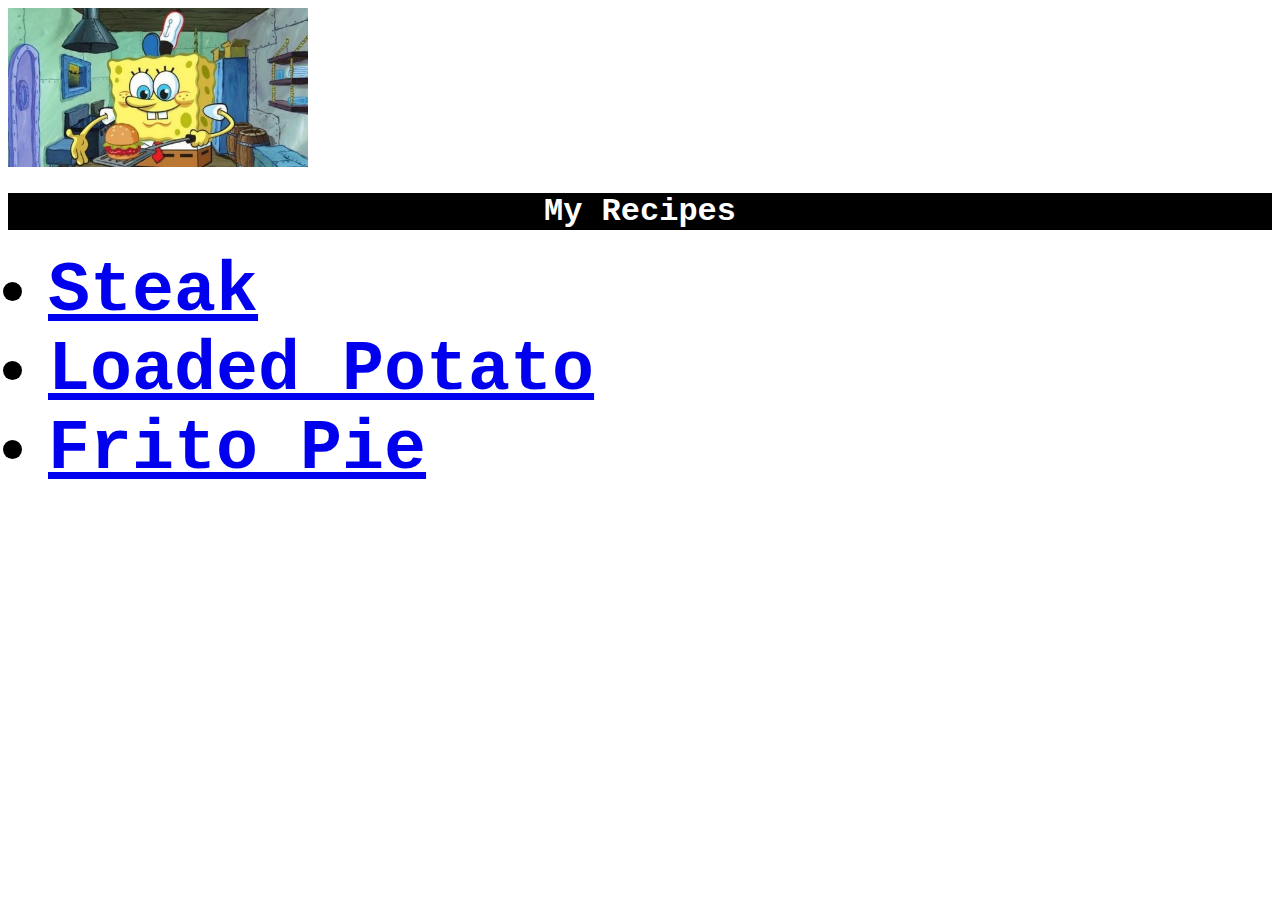
<file: index.html>
<!DOCTYPE html>
<html>
    <head>
        <meta charset = "utf-8">
        <link rel = "stylesheet" href = "./styles.css">
        <title> My Recipes Project </title>
    </head>

    <body>
        <img src = "./images/spongebob.jpeg">
        <h1 class = "header"> My Recipes </h1>
        <ul>
            <li> <a href = "./recipes/steak.html"> Steak </a> </li>
            <li> <a href = "./recipes/potato.html"> Loaded Potato </a></li>
            <li> <a href = "./recipes/frito.html"> Frito Pie </a></li>
        </ul>
    </body>
</html>
</file>
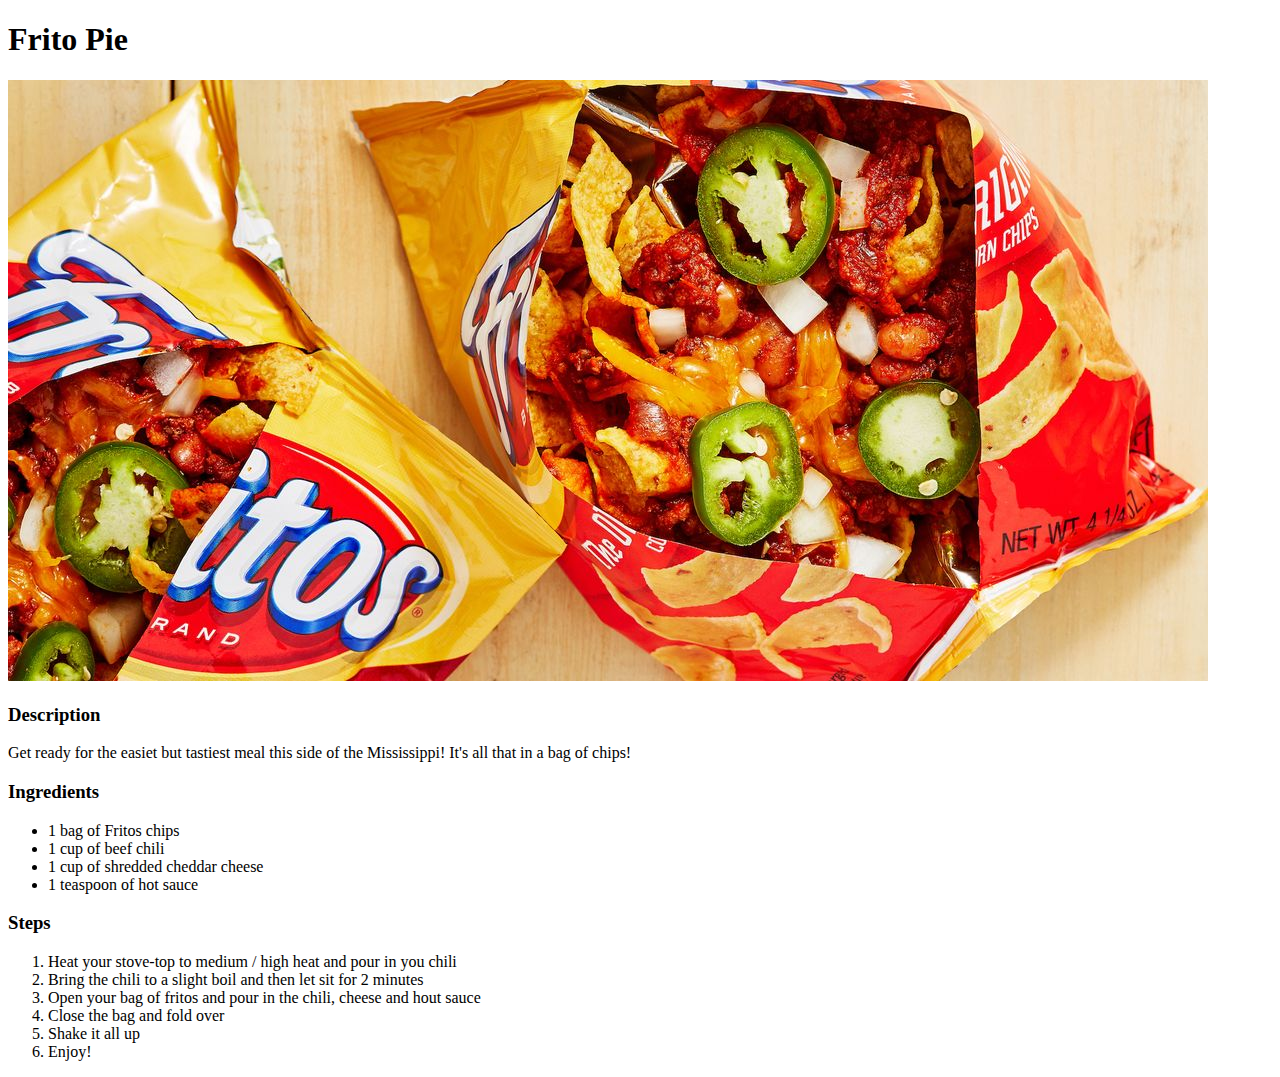
<file: recipes/frito.html>
<!DOCTYPE html>
<html>
    <head>
        <meta charset = "utf-8">
        <title> Frito Pie Recipe </title>
    </head>

    <body>
        <h1> Frito Pie </h1>
        <img src = "../images/frito_pie.jpeg">

        <h3> Description </h3>
        <p> Get ready for the easiet but tastiest meal this side of the Mississippi! It's all that in a bag of chips! </p>

        <h3> Ingredients </h3>
        <ul>
            <li> 1 bag of Fritos chips </li>
            <li> 1 cup of beef chili </li>
            <li> 1 cup of shredded cheddar cheese </li>
            <li> 1 teaspoon of hot sauce </li>
        </ul>

        <h3> Steps </h3>
        <ol>
            <li> Heat your stove-top to medium / high heat and pour in you chili </li>
            <li> Bring the chili to a slight boil and then let sit for 2 minutes </li>
            <li> Open your bag of fritos and pour in the chili, cheese and hout sauce </li>
            <li> Close the bag and fold over </li>
            <li> Shake it all up </li>
            <li> Enjoy! </li>
        </ol>
    </body>
</html>
</file>
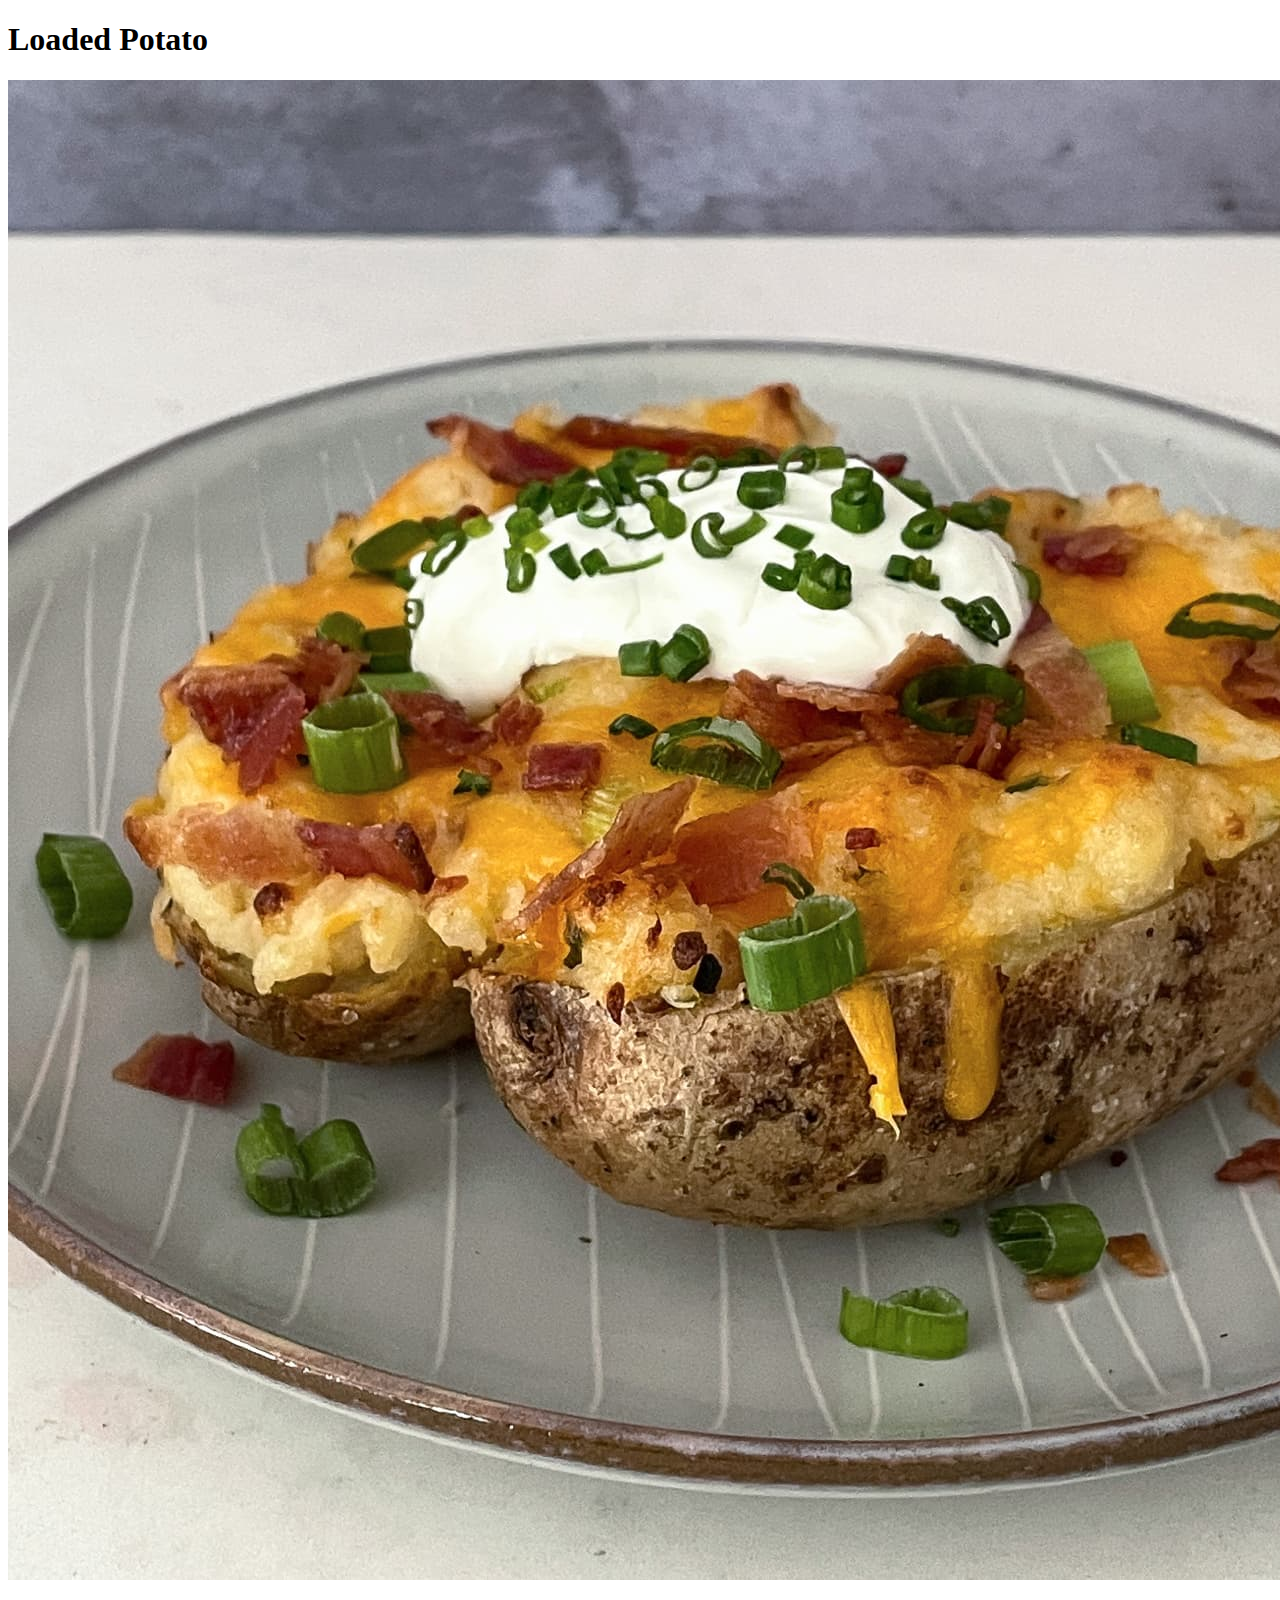
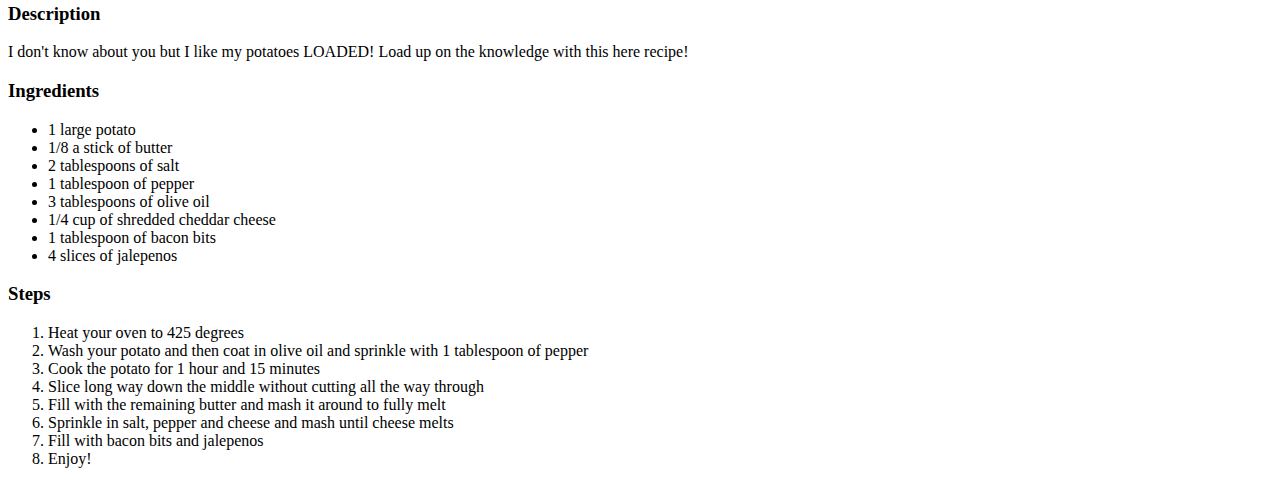
<file: recipes/potato.html>
<!DOCTYPE html>
<html>
    <head>
        <meta charset = "utf-8">
        <title> Loaded Potato Recipe </title>
    </head>

    <body>
        <h1> Loaded Potato </h1>
        <img src = "../images/potato.jpeg">

        <h3> Description </h3>
        <p> I don't know about you but I like my potatoes LOADED! Load up on the knowledge with this here recipe!</p>

        <h3> Ingredients </h3>
        <ul>
            <li> 1 large potato </li>
            <li> 1/8 a stick of butter </li>
            <li> 2 tablespoons of salt </li>
            <li> 1 tablespoon of pepper </li>
            <li> 3 tablespoons of olive oil </li>
            <li> 1/4 cup of shredded cheddar cheese </li>
            <li> 1 tablespoon of bacon bits </li>
            <li> 4 slices of jalepenos </li>
        </ul>

        <h3> Steps </h3>
        <ol>
            <li> Heat your oven to 425 degrees </li>
            <li> Wash your potato and then coat in olive oil and sprinkle with 1 tablespoon of pepper </li>
            <li> Cook the potato for 1 hour and 15 minutes </li>
            <li> Slice long way down the middle without cutting all the way through </li>
            <li> Fill with the remaining butter and mash it around to fully melt </li>
            <li> Sprinkle in salt, pepper and cheese and mash until cheese melts </li>
            <li> Fill with bacon bits and jalepenos </li>
            <li> Enjoy! </li>
        </ol>
    </body>
</html>
</file>
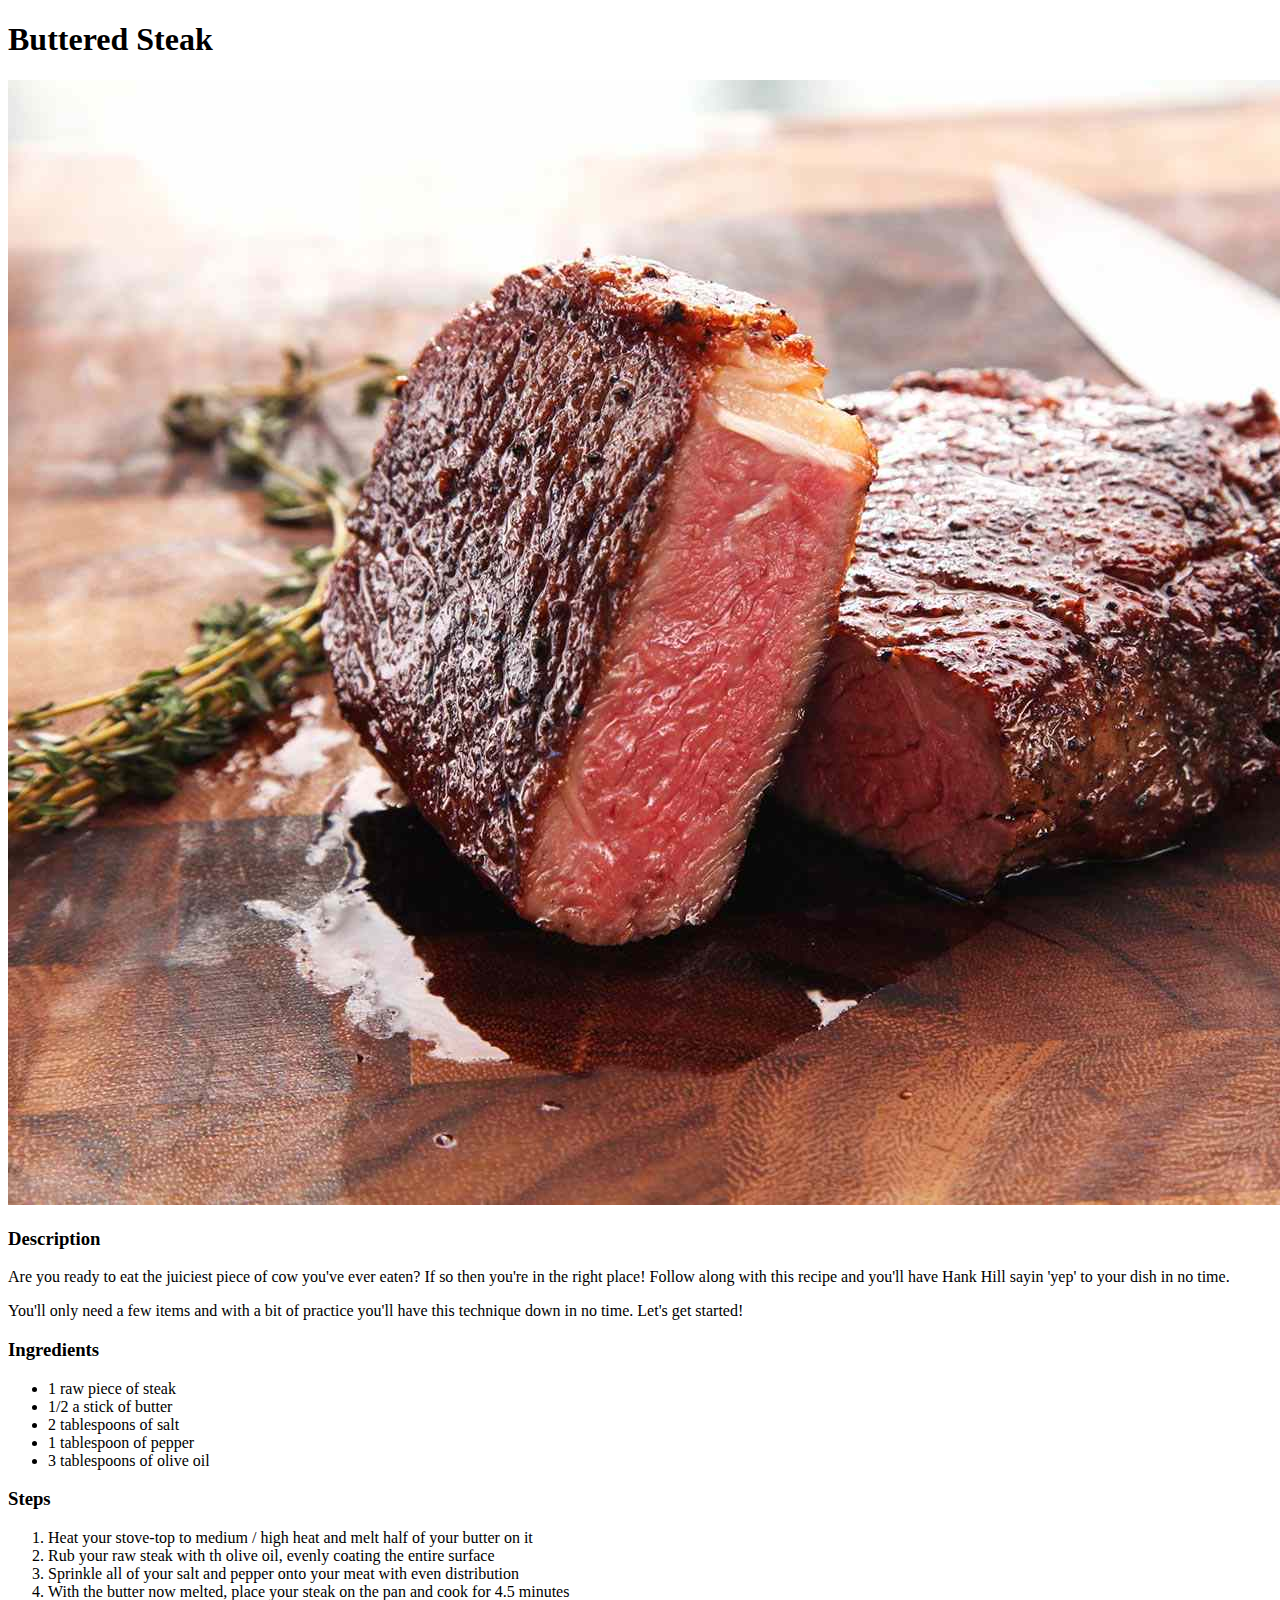
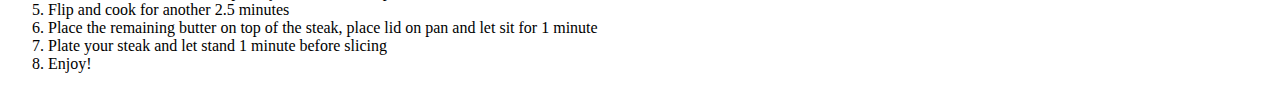
<file: recipes/steak.html>
<!DOCTYPE html>
<html>
    <head>
        <meta charset = "utf-8">
        <title> Steak Recipe </title>
    </head>

    <body>
        <h1> Buttered Steak </h1>
        <img src = "../images/steak.jpeg">

        <h3> Description </h3>
        <p> Are you ready to eat the juiciest piece of cow you've ever eaten? If so then you're in the right place! 
            Follow along with this recipe and you'll have Hank Hill sayin 'yep' to your dish in no time. </p>
        <p> You'll only need a few items and with a bit of practice you'll have this technique down in no time. Let's get started! </p>

        <h3> Ingredients </h3>
        <ul>
            <li> 1 raw piece of steak </li>
            <li> 1/2 a stick of butter </li>
            <li> 2 tablespoons of salt </li>
            <li> 1 tablespoon of pepper </li>
            <li> 3 tablespoons of olive oil </li>
        </ul>

        <h3> Steps </h3>
        <ol>
            <li> Heat your stove-top to medium / high heat and melt half of your butter on it </li>
            <li> Rub your raw steak with th olive oil, evenly coating the entire surface </li>
            <li> Sprinkle all of your salt and pepper onto your meat with even distribution </li>
            <li> With the butter now melted, place your steak on the pan and cook for 4.5 minutes </li>
            <li> Flip and cook for another 2.5 minutes </li>
            <li> Place the remaining butter on top of the steak, place lid on pan and let sit for 1 minute </li>
            <li> Plate your steak and let stand 1 minute before slicing </li>
            <li> Enjoy! </li>
        </ol>
    </body>
</html>
</file>
<file: styles.css>
body{
    font-family: 'Courier New', Courier, monospace;
}

.header{
    color: white;
    background-color: black;
    text-align: center;
}

img{
    height: auto;
    width: 300px;
}

li{
    font-weight: bold;
    font-size: 70px;
}
</file>
